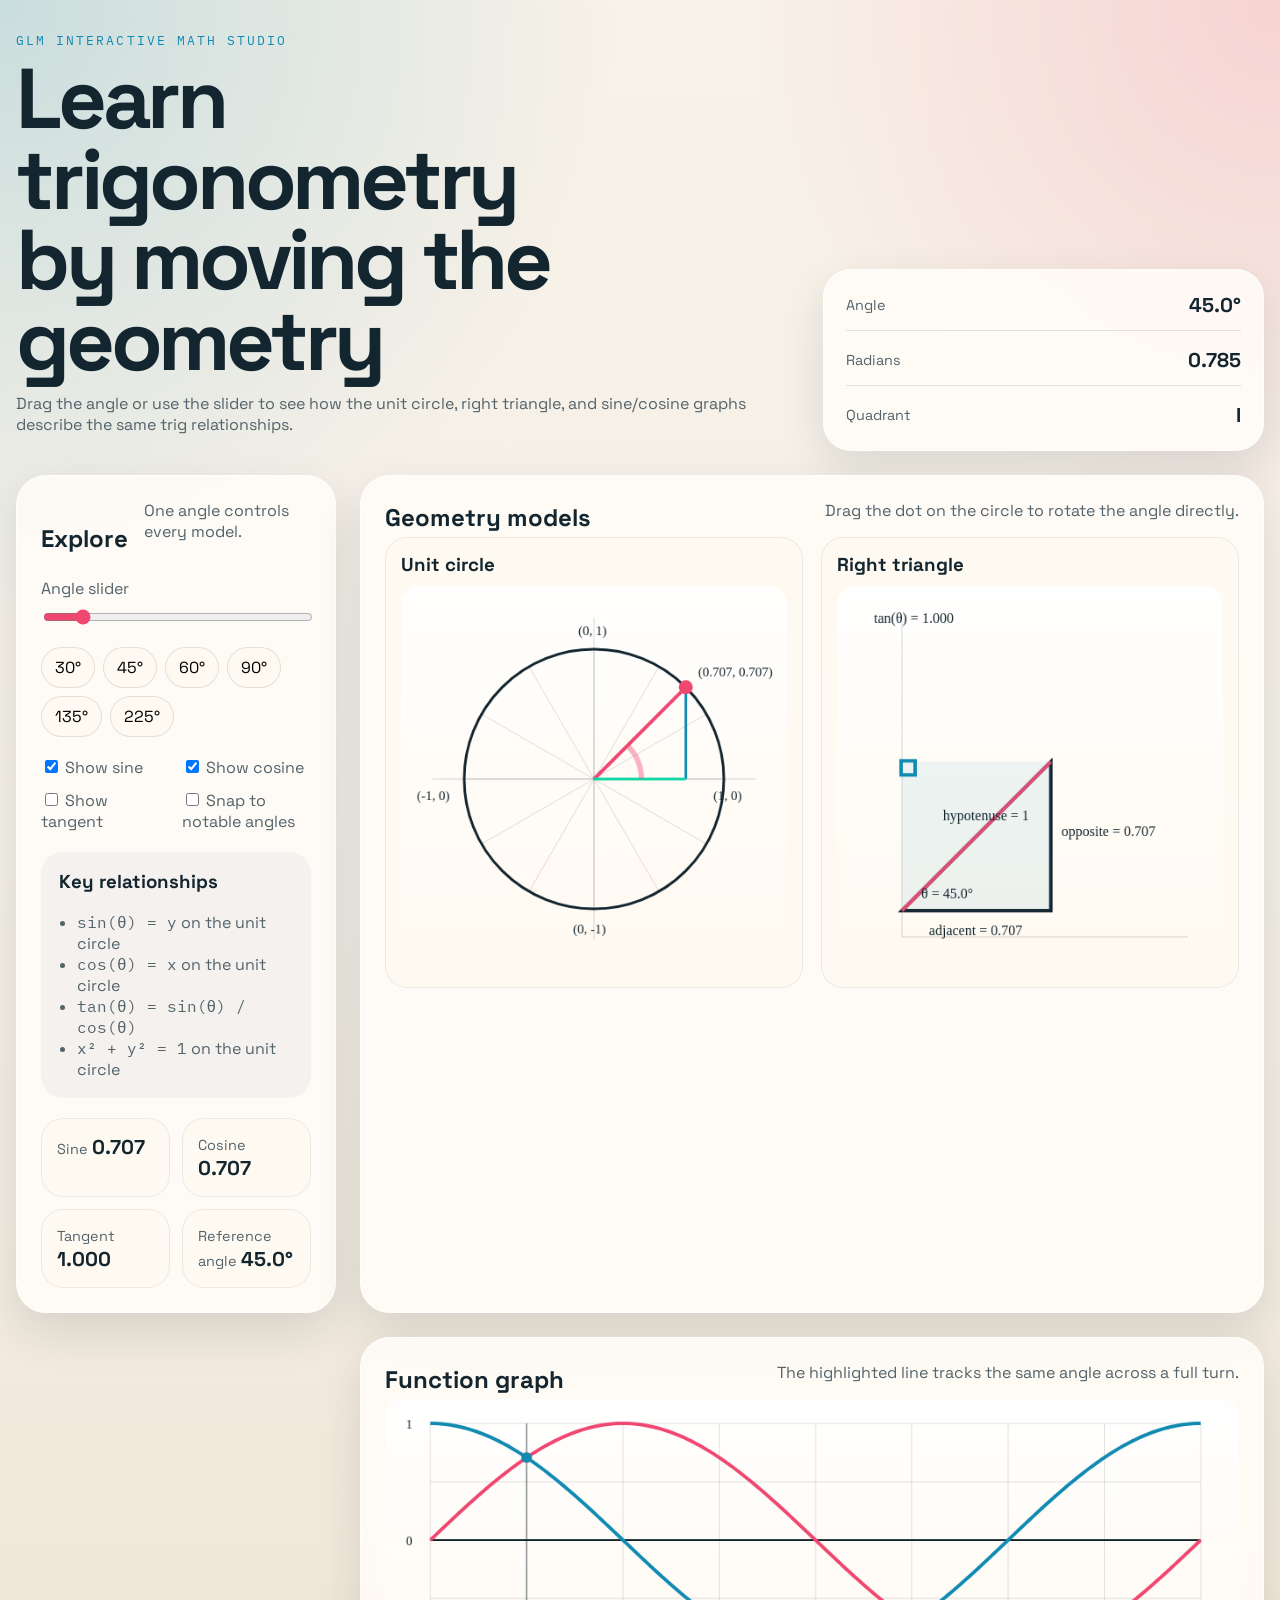
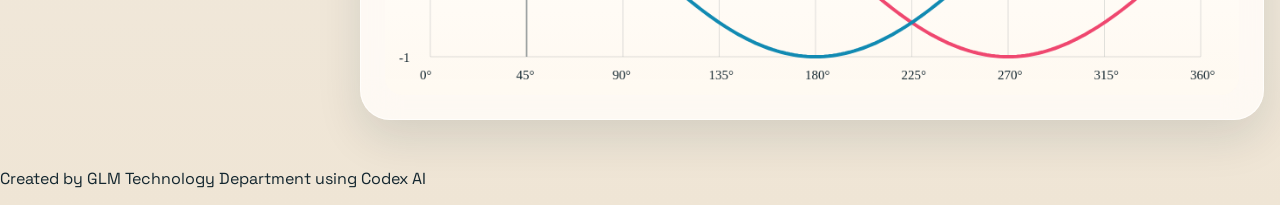
<file: Interactive math/index.html>
<!DOCTYPE html>
<html lang="en">
<head>
  <meta charset="UTF-8">
  <meta name="viewport" content="width=device-width, initial-scale=1.0">
  <title>Interactive Trigonometry Lab</title>
  <link rel="preconnect" href="https://fonts.googleapis.com">
  <link rel="preconnect" href="https://fonts.gstatic.com" crossorigin>
  <link href="https://fonts.googleapis.com/css2?family=Space+Grotesk:wght@400;500;700&family=IBM+Plex+Mono:wght@400;500&display=swap" rel="stylesheet">
  <link rel="stylesheet" href="styles.css">
</head>
<body>
  <div class="page-shell">
    <header class="hero">
      <div class="hero-copy">
        <p class="eyebrow">GLM Interactive Math Studio</p>
        <h1>Learn trigonometry by moving the geometry</h1>
        <p class="hero-text">
          Drag the angle or use the slider to see how the unit circle, right triangle,
          and sine/cosine graphs describe the same trig relationships.
        </p>
      </div>
      <div class="hero-card">
        <div class="metric">
          <span>Angle</span>
          <strong id="angleDegrees">45.0&deg;</strong>
        </div>
        <div class="metric">
          <span>Radians</span>
          <strong id="angleRadians">0.785</strong>
        </div>
        <div class="metric">
          <span>Quadrant</span>
          <strong id="quadrantLabel">I</strong>
        </div>
      </div>
    </header>

    <main class="layout">
      <section class="panel controls-panel">
        <div class="panel-heading">
          <h2>Explore</h2>
          <p>One angle controls every model.</p>
        </div>

        <label class="slider-block" for="angleSlider">
          <span>Angle slider</span>
          <input id="angleSlider" type="range" min="0" max="360" value="45" step="0.1">
        </label>

        <div class="button-row">
          <button class="preset" data-angle="30">30&deg;</button>
          <button class="preset" data-angle="45">45&deg;</button>
          <button class="preset" data-angle="60">60&deg;</button>
          <button class="preset" data-angle="90">90&deg;</button>
          <button class="preset" data-angle="135">135&deg;</button>
          <button class="preset" data-angle="225">225&deg;</button>
        </div>

        <div class="toggle-grid">
          <label><input type="checkbox" id="showSine" checked> Show sine</label>
          <label><input type="checkbox" id="showCosine" checked> Show cosine</label>
          <label><input type="checkbox" id="showTangent"> Show tangent</label>
          <label><input type="checkbox" id="snapAngles"> Snap to notable angles</label>
        </div>

        <div class="concept-card">
          <h3>Key relationships</h3>
          <ul class="formula-list">
            <li><code>sin(θ) = y</code> on the unit circle</li>
            <li><code>cos(θ) = x</code> on the unit circle</li>
            <li><code>tan(θ) = sin(θ) / cos(θ)</code></li>
            <li><code>x² + y² = 1</code> on the unit circle</li>
          </ul>
        </div>

        <div class="readout-grid">
          <div class="readout">
            <span>Sine</span>
            <strong id="sineValue">0.707</strong>
          </div>
          <div class="readout">
            <span>Cosine</span>
            <strong id="cosineValue">0.707</strong>
          </div>
          <div class="readout">
            <span>Tangent</span>
            <strong id="tangentValue">1.000</strong>
          </div>
          <div class="readout">
            <span>Reference angle</span>
            <strong id="referenceAngle">45.0&deg;</strong>
          </div>
        </div>
      </section>

      <section class="panel visual-panel">
        <div class="panel-heading">
          <h2>Geometry models</h2>
          <p>Drag the dot on the circle to rotate the angle directly.</p>
        </div>
        <div class="canvas-grid">
          <div class="canvas-card">
            <h3>Unit circle</h3>
            <canvas id="circleCanvas" width="440" height="440" aria-label="Unit circle model"></canvas>
          </div>
          <div class="canvas-card">
            <h3>Right triangle</h3>
            <canvas id="triangleCanvas" width="440" height="440" aria-label="Right triangle model"></canvas>
          </div>
        </div>
      </section>

      <section class="panel graph-panel">
        <div class="panel-heading">
          <h2>Function graph</h2>
          <p>The highlighted line tracks the same angle across a full turn.</p>
        </div>
        <canvas id="graphCanvas" width="980" height="340" aria-label="Sine and cosine graph"></canvas>
      </section>
    </main>
  </div>

  <script src="script.js"></script>
  <p>Created by GLM Technology Department using Codex AI</p>
</body>
</html>
</file>
<file: Interactive math/styles.css>
:root {
  --bg: #f4efe7;
  --panel: rgba(255, 252, 247, 0.88);
  --panel-strong: #fffaf1;
  --ink: #13262f;
  --muted: #53636b;
  --line: rgba(19, 38, 47, 0.12);
  --accent: #ef476f;
  --accent-2: #118ab2;
  --accent-3: #06d6a0;
  --shadow: 0 18px 45px rgba(19, 38, 47, 0.12);
}

* {
  box-sizing: border-box;
}

body {
  margin: 0;
  min-height: 100vh;
  font-family: "Space Grotesk", sans-serif;
  color: var(--ink);
  background:
    radial-gradient(circle at top left, rgba(17, 138, 178, 0.2), transparent 28%),
    radial-gradient(circle at top right, rgba(239, 71, 111, 0.18), transparent 24%),
    linear-gradient(180deg, #f8f2e8 0%, var(--bg) 48%, #efe5d5 100%);
}

.page-shell {
  width: min(1280px, calc(100vw - 32px));
  margin: 0 auto;
  padding: 32px 0 48px;
}

.hero {
  display: grid;
  grid-template-columns: 1.6fr 0.9fr;
  gap: 24px;
  align-items: end;
  margin-bottom: 24px;
}

.eyebrow {
  margin: 0 0 10px;
  font-family: "IBM Plex Mono", monospace;
  font-size: 0.8rem;
  text-transform: uppercase;
  letter-spacing: 0.16em;
  color: var(--accent-2);
}

h1,
h2,
h3,
p {
  margin-top: 0;
}

h1 {
  margin-bottom: 12px;
  font-size: clamp(2.8rem, 7vw, 5.3rem);
  line-height: 0.95;
  letter-spacing: -0.05em;
  max-width: 10ch;
}

.hero-text,
.panel-heading p,
.formula-list,
.toggle-grid label,
.slider-block span {
  color: var(--muted);
}

.hero-card,
.panel {
  backdrop-filter: blur(18px);
  background: var(--panel);
  border: 1px solid rgba(255, 255, 255, 0.7);
  box-shadow: var(--shadow);
}

.hero-card {
  border-radius: 28px;
  padding: 22px;
  display: grid;
  gap: 16px;
}

.metric {
  display: flex;
  justify-content: space-between;
  gap: 12px;
  align-items: center;
  padding-bottom: 12px;
  border-bottom: 1px solid var(--line);
}

.metric:last-child {
  padding-bottom: 0;
  border-bottom: 0;
}

.metric span,
.readout span {
  font-size: 0.9rem;
  color: var(--muted);
}

.metric strong,
.readout strong {
  font-size: 1.25rem;
}

.layout {
  display: grid;
  grid-template-columns: 320px 1fr;
  gap: 24px;
}

.panel {
  border-radius: 30px;
  padding: 24px;
}

.controls-panel {
  display: grid;
  gap: 20px;
  align-content: start;
}

.visual-panel,
.graph-panel {
  grid-column: 2;
}

.panel-heading {
  display: flex;
  justify-content: space-between;
  gap: 16px;
  align-items: end;
}

.panel-heading h2 {
  margin-bottom: 4px;
}

.slider-block {
  display: grid;
  gap: 8px;
}

input[type="range"] {
  width: 100%;
  accent-color: var(--accent);
}

.button-row {
  display: flex;
  flex-wrap: wrap;
  gap: 8px;
}

.preset {
  border: 0;
  border-radius: 999px;
  background: var(--panel-strong);
  padding: 10px 14px;
  font: inherit;
  cursor: pointer;
  box-shadow: inset 0 0 0 1px var(--line);
}

.preset:hover,
.preset:focus-visible {
  box-shadow: inset 0 0 0 1px var(--accent-2);
  outline: none;
}

.toggle-grid {
  display: grid;
  grid-template-columns: repeat(2, minmax(0, 1fr));
  gap: 12px;
}

.concept-card {
  background: rgba(19, 38, 47, 0.04);
  border-radius: 22px;
  padding: 18px;
}

.formula-list {
  padding-left: 18px;
  margin-bottom: 0;
}

.formula-list code {
  font-family: "IBM Plex Mono", monospace;
}

.readout-grid {
  display: grid;
  grid-template-columns: repeat(2, minmax(0, 1fr));
  gap: 12px;
}

.readout,
.canvas-card {
  background: var(--panel-strong);
  border-radius: 22px;
  padding: 16px;
  box-shadow: inset 0 0 0 1px rgba(19, 38, 47, 0.08);
}

.canvas-grid {
  display: grid;
  grid-template-columns: repeat(2, minmax(0, 1fr));
  gap: 18px;
}

.canvas-card h3 {
  margin-bottom: 10px;
}

canvas {
  width: 100%;
  height: auto;
  display: block;
  border-radius: 18px;
  background:
    linear-gradient(180deg, rgba(255, 255, 255, 0.92), rgba(255, 249, 240, 0.85));
}

#graphCanvas {
  min-height: 280px;
}

@media (max-width: 1080px) {
  .hero,
  .layout {
    grid-template-columns: 1fr;
  }

  .visual-panel,
  .graph-panel {
    grid-column: auto;
  }
}

@media (max-width: 760px) {
  .page-shell {
    width: min(100vw - 20px, 1280px);
    padding-top: 20px;
  }

  .panel,
  .hero-card {
    border-radius: 22px;
    padding: 18px;
  }

  .canvas-grid,
  .toggle-grid,
  .readout-grid {
    grid-template-columns: 1fr;
  }

  .panel-heading {
    display: block;
  }

  h1 {
    max-width: 100%;
    font-size: clamp(2.3rem, 12vw, 4rem);
  }
}
</file>
